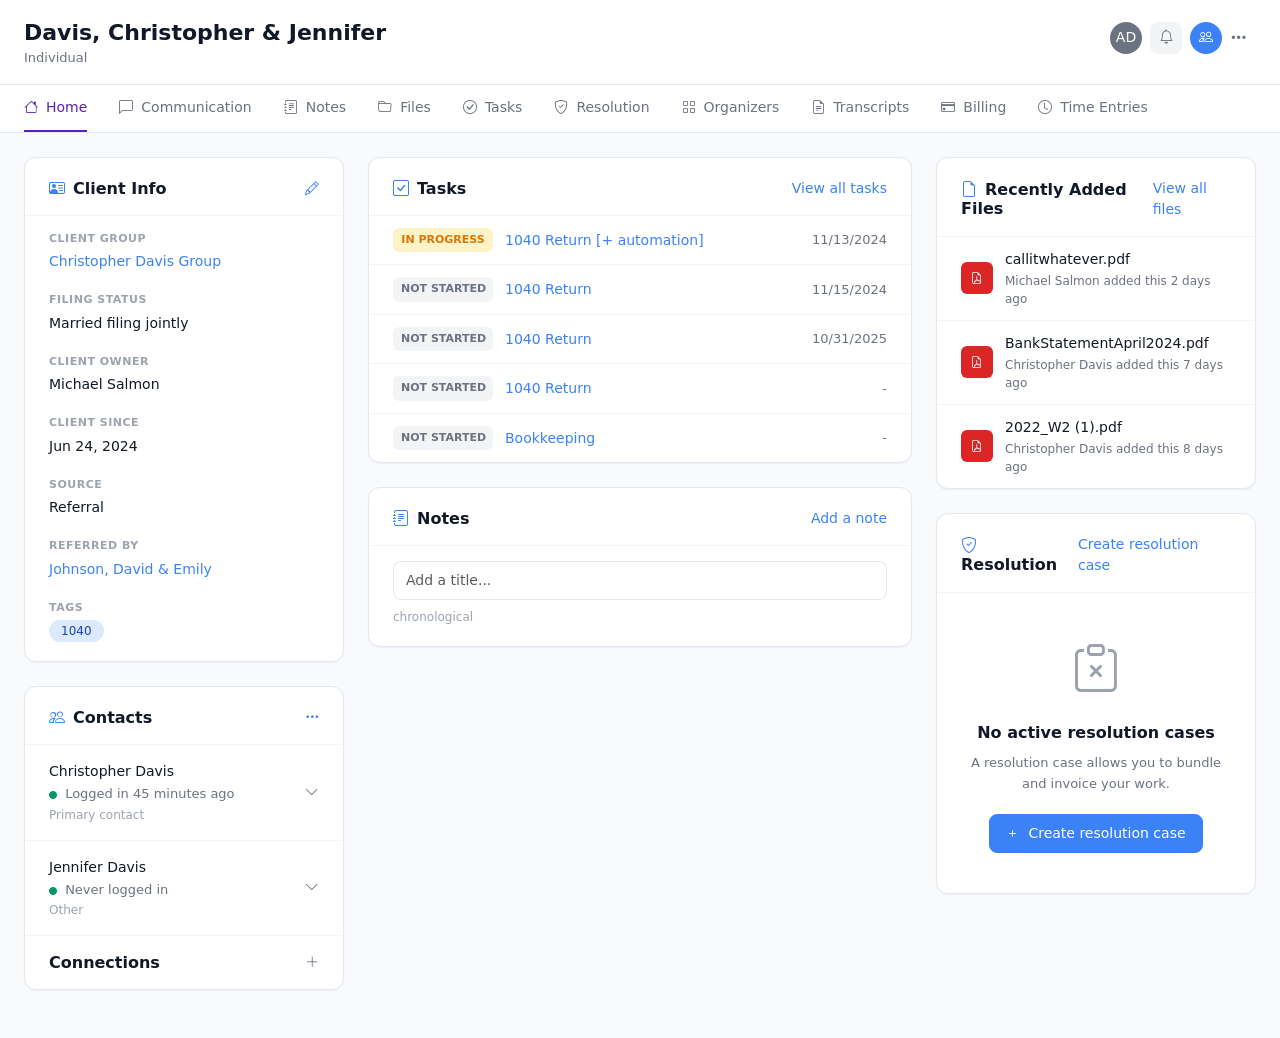
<file: TESTFOLDER/files.html>
<!DOCTYPE html>
<html lang="en">
<head>
    <meta charset="UTF-8">
    <meta name="viewport" content="width=device-width, initial-scale=1.0">
    <title>Client Dashboard - Davis, Christopher & Jennifer</title>
    <!-- Bootstrap CSS -->
    <link href="https://cdn.jsdelivr.net/npm/bootstrap@5.3.2/dist/css/bootstrap.min.css" rel="stylesheet">
    <!-- Bootstrap Icons -->
    <link rel="stylesheet" href="https://cdn.jsdelivr.net/npm/bootstrap-icons@1.11.1/font/bootstrap-icons.css">
    
    <style>
        :root {
            --primary-blue: #3b82f6;
            --secondary-blue: #1e40af;
            --purple-accent: #5b21b6;
            --bg-light: #f8fafc;
            --bg-white: #ffffff;
            --text-dark: #111827;
            --text-medium: #374151;
            --text-light: #6b7280;
            --text-lighter: #9ca3af;
            --border-color: #e2e8f0;
            --shadow-sm: 0 1px 2px 0 rgb(0 0 0 / 0.05);
            --shadow-md: 0 4px 6px -1px rgb(0 0 0 / 0.1), 0 2px 4px -2px rgb(0 0 0 / 0.1);
        }

        * {
            margin: 0;
            padding: 0;
            box-sizing: border-box;
        }

        body {
            font-family: -apple-system, BlinkMacSystemFont, 'Inter', 'Segoe UI', system-ui, sans-serif;
            background-color: var(--bg-light);
            color: var(--text-medium);
            font-size: 14px;
            line-height: 1.5;
            overflow-x: hidden;
        }

        /* Header Styles */
        .header {
            background-color: var(--bg-white);
            padding: 20px 24px 16px 24px;
            border-bottom: 1px solid var(--border-color);
            box-shadow: var(--shadow-sm);
        }

        .header h1 {
            font-size: 22px;
            font-weight: 600;
            color: var(--text-dark);
            margin-bottom: 2px;
        }

        .header .subtitle {
            color: var(--text-light);
            font-size: 13px;
            font-weight: 400;
        }

        .header-actions .btn {
            border: none;
            padding: 8px;
            border-radius: 8px;
            margin-left: 8px;
            display: inline-flex;
            align-items: center;
            justify-content: center;
            transition: all 0.2s ease;
            text-shadow:none;
        }

        .profile-btn {
            width: 32px;
            height: 32px;
            background-color: var(--text-light);
            color: white;
            border-radius: 50% !important;
            font-size: 12px;
            font-weight: 600;
        }

        .notification-btn {
            width: 32px;
            height: 32px;
            background-color: #f3f4f6;
            border: 1px solid var(--border-color);
            color: var(--text-light);
        }

        .team-btn {
            width: 32px;
            height: 32px;
            background-color: var(--primary-blue);
            color: white;
            border-radius: 50% !important;
        }

        .more-btn {
            background: none;
            border: none;
            color: var(--text-light);
            font-size: 18px;
            padding: 4px 8px;
        }

        /* Radio Button Tab System */
        .tabs-container {
            position: relative;
            min-height: calc(100vh - 140px);
        }

        /* Hide all radio inputs */
        .tab-radio {
            display: none;
        }

        /* Navigation Tabs */
        .nav-tabs-container-1 {
            background-color: var(--bg-white);
            border-bottom: 1px solid var(--border-color);
            padding: 0 24px;
            overflow-x: auto;
        }

        .nav-tabs-custom {
            border: none;
            gap: 32px;
            display: flex;
            list-style: none;
            margin: 0;
            padding: 0;
        }

        .nav-tabs-custom .nav-link {
            border: none;
            padding: 12px 0;
            color: var(--text-light);
            font-size: 14px;
            font-weight: 500;
            white-space: nowrap;
            background: none;
            border-bottom: 2px solid transparent;
            border-radius: 0;
            text-decoration: none;
            cursor: pointer;
            transition: all 0.2s ease;
            display: flex;
            align-items: center;
        }

        .nav-tabs-custom .nav-link:hover {
            color: var(--text-medium);
            border-color: transparent;
            text-decoration: none;
        }



        /* Simplified Active Tab Styling */
        #tab-home:checked ~ .nav-tabs-container-1 label[for="tab-home"],
        #tab-communication:checked ~ .nav-tabs-container-1 label[for="tab-communication"],
        #tab-notes:checked ~ .nav-tabs-container-1 label[for="tab-notes"],
        #tab-files:checked ~ .nav-tabs-container-1 label[for="tab-files"],
        #tab-tasks:checked ~ .nav-tabs-container-1 label[for="tab-tasks"],
        #tab-resolution:checked ~ .nav-tabs-container-1 label[for="tab-resolution"],
        #tab-organizers:checked ~ .nav-tabs-container-1 label[for="tab-organizers"],
        #tab-transcripts:checked ~ .nav-tabs-container-1 label[for="tab-transcripts"],
        #tab-billing:checked ~ .nav-tabs-container-1 label[for="tab-billing"],
        #tab-time:checked ~ .nav-tabs-container-1 label[for="tab-time"] {
            color: var(--purple-accent);
            border-bottom-color: var(--purple-accent);
        }

        /* Tab Content - FIXED */
        .tab-content {
            position: absolute;
            top: 0;
            left: 0;
            right: 0;
            bottom: 0;
            background: var(--bg-light);
            padding: 0;
            display: none;
            min-height: calc(100vh - 140px);
        }

        /* Show content when radio is checked - FIXED */
        #tab-home:checked ~ .tabs-container .tab-content-home,
        #tab-communication:checked ~ .tabs-container .tab-content-communication,
        #tab-notes:checked ~ .tabs-container .tab-content-notes,
        #tab-files:checked ~ .tabs-container .tab-content-files,
        #tab-tasks:checked ~ .tabs-container .tab-content-tasks,
        #tab-resolution:checked ~ .tabs-container .tab-content-resolution,
        #tab-organizers:checked ~ .tabs-container .tab-content-organizers,
        #tab-transcripts:checked ~ .tabs-container .tab-content-transcripts,
        #tab-billing:checked ~ .tabs-container .tab-content-billing,
        #tab-time:checked ~ .tabs-container .tab-content-time {
            display: block;
        }

        /* Dashboard Layout */
        .dashboard-container {
            padding: 24px;
            max-width: 1400px;
            margin: 0 auto;
        }

        .dashboard-grid {
            display: grid;
            grid-template-columns: 320px 1fr 320px;
            gap: 24px;
            align-items: start;
        }

        /* Card Styles */
        .dashboard-card {
            background: var(--bg-white);
            border-radius: 12px;
            border: 1px solid var(--border-color);
            box-shadow: var(--shadow-sm);
            margin-bottom: 24px;
            overflow: hidden;
        }

        .card-header-custom {
            padding: 20px 24px 16px 24px;
            border-bottom: 1px solid #f3f4f6;
            display: flex;
            justify-content: space-between;
            align-items: center;
        }

        .card-title-custom {
            font-size: 16px;
            font-weight: 600;
            color: var(--text-dark);
            margin: 0;
        }

        .card-action {
            color: var(--primary-blue);
            text-decoration: none;
            font-size: 14px;
            font-weight: 500;
            display: flex;
            align-items: center;
            gap: 4px;
            cursor: pointer;
        }

        .card-action:hover {
            text-decoration: underline;
            color: var(--secondary-blue);
        }

        .card-content-custom {
            padding: 0 24px 20px 24px;
            margin-top: 15px;
        }

        /* Info Items */
        .info-item {
            margin-bottom: 20px;
        }

        .info-item:last-child {
            margin-bottom: 0;
        }

        .info-label {
            font-size: 11px;
            font-weight: 600;
            color: var(--text-lighter);
            text-transform: uppercase;
            letter-spacing: 0.5px;
            margin-bottom: 4px;
        }

        .info-value {
            color: var(--text-dark);
            font-size: 14px;
            font-weight: 500;
        }

        .info-value.link {
            color: var(--primary-blue);
            text-decoration: none;
            cursor: pointer;
        }

        .info-value.link:hover {
            text-decoration: underline;
        }

        .badge-custom {
            background-color: #dbeafe;
            color: var(--secondary-blue);
            padding: 4px 12px;
            border-radius: 16px;
            font-size: 12px;
            font-weight: 500;
        }

        /* Contact Items */
        .contact-item {
            padding: 16px 24px;
            border-bottom: 1px solid #f3f4f6;
            display: flex;
            align-items: center;
            justify-content: space-between;
        }

        .contact-item:last-child {
            border-bottom: none;
        }

        .contact-name {
            font-size: 14px;
            font-weight: 500;
            color: var(--text-dark);
            margin-bottom: 2px;
        }

        .contact-status {
            font-size: 13px;
            color: var(--text-light);
            margin-bottom: 2px;
        }

        .contact-role {
            font-size: 12px;
            color: var(--text-lighter);
        }

        /* Task Items */
        .task-item {
            padding: 12px 24px;
            border-bottom: 1px solid #f3f4f6;
            display: grid;
            grid-template-columns: 100px 1fr 100px;
            gap: 12px;
            align-items: center;
        }

        .task-item:last-child {
            border-bottom: none;
        }

        .task-status {
            font-size: 11px;
            font-weight: 600;
            padding: 4px 8px;
            border-radius: 6px;
            text-align: center;
            white-space: nowrap;
            text-transform: uppercase;
        }

        .status-progress {
            background-color: #fef3c7;
            color: #d97706;
        }

        .status-not-started {
            background-color: #f3f4f6;
            color: var(--text-light);
        }

        .task-title {
            color: var(--primary-blue);
            text-decoration: none;
            font-size: 14px;
            font-weight: 500;
        }

        .task-title:hover {
            text-decoration: underline;
            color: var(--secondary-blue);
        }

        .task-date {
            color: var(--text-light);
            font-size: 13px;
            text-align: right;
        }

        /* File Items */
        .file-item {
            padding: 12px 24px;
            border-bottom: 1px solid #f3f4f6;
            display: flex;
            align-items: center;
            gap: 12px;
        }

        .file-item:last-child {
            border-bottom: none;
        }

        .file-icon {
            width: 32px;
            height: 32px;
            background-color: #dc2626;
            border-radius: 6px;
            display: flex;
            align-items: center;
            justify-content: center;
            color: white;
            font-size: 12px;
            font-weight: 700;
            flex-shrink: 0;
        }

        .file-name {
            font-size: 14px;
            font-weight: 500;
            color: var(--text-dark);
            margin-bottom: 2px;
        }

        .file-meta {
            font-size: 12px;
            color: var(--text-light);
        }

        /* Notes Section */
        .notes-section {
            padding: 0 24px 20px 24px;
            margin-top: 15px;
        }

        .notes-input {
            width: 100%;
            padding: 10px 12px;
            border: 1px solid #d1d5db;
            border-radius: 8px;
            font-size: 13px;
            background-color: #f8fafc;
            margin-bottom: 8px;
        }

        .notes-order {
            font-size: 12px;
            color: var(--text-lighter);
        }

        /* Empty State */
        .empty-state {
            padding: 40px 24px;
            text-align: center;
        }

        .empty-icon {
            font-size: 48px;
            color: var(--text-lighter);
            margin-bottom: 16px;
        }

        .empty-title {
            font-size: 16px;
            font-weight: 600;
            color: var(--text-dark);
            margin-bottom: 8px;
        }

        .empty-description {
            font-size: 13px;
            color: var(--text-light);
            margin-bottom: 20px;
            line-height: 1.6;
        }

        /* Communication Module */
        .communication-container {
            padding: 24px;
            background-color: var(--bg-light);
            min-height: calc(100vh - 140px);
        }

        .communication-header {
            display: flex;
            justify-content: space-between;
            align-items: center;
            margin-bottom: 32px;
        }

        .page-title {
            font-size: 28px;
            font-weight: 700;
            color: var(--text-dark);
        }

        .email-section {
            background: var(--bg-white);
            border-radius: 12px;
            border: 1px solid var(--border-color);
            box-shadow: var(--shadow-md);
            overflow: hidden;
            max-width: 1200px;
        }

        .email-header {
            padding: 20px 24px;
            border-bottom: 1px solid var(--border-color);
            background: var(--bg-white);
        }

        .email-section-title {
            font-size: 18px;
            font-weight: 600;
            color: var(--text-dark);
        }

        .email-thread {
            padding: 24px;
            border-bottom: 1px solid var(--border-color);
        }

        .email-meta {
            display: flex;
            justify-content: space-between;
            align-items: flex-start;
            margin-bottom: 16px;
        }

        .email-meta-left {
            display: flex;
            align-items: center;
            gap: 8px;
        }

        .email-reply-info {
            color: var(--text-light);
            font-size: 13px;
            display: flex;
            align-items: center;
            gap: 6px;
        }

        .email-timestamp {
            color: var(--text-light);
            font-size: 12px;
            font-weight: 500;
        }

        .email-subject {
            font-size: 18px;
            font-weight: 600;
            color: var(--text-dark);
            margin-bottom: 16px;
        }

        .email-body {
            color: var(--text-medium);
            font-size: 14px;
            line-height: 1.7;
        }

        .email-body p {
            margin-bottom: 12px;
        }

        .email-actions {
            padding: 16px 24px;
            display: flex;
            gap: 12px;
            background-color: #f8fafc;
        }

        .email-action-btn {
            background: none;
            border: 1px solid var(--border-color);
            color: var(--text-light);
            padding: 8px 12px;
            border-radius: 8px;
            display: flex;
            align-items: center;
            justify-content: center;
            transition: all 0.2s ease;
            text-decoration: none;
        }

        .email-action-btn:hover {
            background-color: var(--bg-white);
            color: var(--primary-blue);
            border-color: var(--primary-blue);
            text-decoration: none;
        }

        /* Files Module */
        .files-container {
            padding: 24px;
            background-color: var(--bg-light);
            min-height: calc(100vh - 140px);
        }

        .files-header {
            display: flex;
            justify-content: space-between;
            align-items: center;
            margin-bottom: 24px;
        }

        .breadcrumb-nav {
            font-size: 14px;
            color: var(--text-light);
            margin-bottom: 16px;
        }

        .breadcrumb-separator {
            margin: 0 8px;
            color: var(--text-lighter);
        }

        .files-layout {
            display: grid;
            grid-template-columns: 300px 1fr;
            gap: 24px;
            max-width: 1400px;
            margin: 0 auto;
        }

        /* CLEAN Files Sidebar - Original Design Style */
        .files-sidebar {
            background: var(--bg-white);
            border-radius: 12px;
            border: 1px solid var(--border-color);
            box-shadow: var(--shadow-sm);
            height: fit-content;
        }

        .folder-tree {
            padding: 16px 0;
        }

        /* Clean Folder Structure */
        .folder-item {
            display: block;
            position: relative;
        }

        /* Hide checkbox completely */
        .folder-toggle-input {
            display: none;
        }

        /* Clean folder toggle styling */
        .folder-toggle {
            display: flex;
            align-items: center;
            padding: 10px 16px;
            cursor: pointer;
            color: var(--text-medium);
            font-size: 14px;
            font-weight: 500;
            border-bottom: 1px solid #f8fafc;
            transition: all 0.2s ease;
            user-select: none;
        }

        .folder-toggle:hover {
            background-color: #f8fafc;
        }

        .folder-toggle.selected {
            background-color: #dbeafe;
            color: var(--secondary-blue);
            border-left: 3px solid var(--primary-blue);
        }

        /* Clean folder icon */
        .folder-toggle i {
            margin-right: 8px;
            color: var(--text-light);
            font-size: 16px;
        }

        .folder-toggle.selected i {
            color: var(--primary-blue);
        }

        /* Folder Count Badge */
        .folder-count {
            margin-left: auto;
            color: var(--text-lighter);
            font-size: 12px;
            background-color: #f3f4f6;
            padding: 2px 6px;
            border-radius: 10px;
        }

        /* Nested folder indentation */
        .folder-item.subfolder .folder-toggle {
            padding-left: 32px;
        }

        .folder-item.sub-subfolder .folder-toggle {
            padding-left: 48px;
        }

        /* Expandable folder children - hidden by default */
        .folder-children {
            max-height: 0;
            overflow: hidden;
            transition: max-height 0.3s ease;
        }

        /* Show children when parent checkbox is checked */
        .folder-toggle-input:checked ~ .folder-children {
            max-height: 500px;
        }

        /* Files Main Panel */
        .files-toolbar {
            display: flex;
            justify-content: space-between;
            align-items: center;
            margin-bottom: 16px;
            padding: 16px 20px;
            background: var(--bg-white);
            border-radius: 12px;
            border: 1px solid var(--border-color);
            box-shadow: var(--shadow-sm);
        }

        .toolbar-left {
            display: flex;
            align-items: center;
            gap: 16px;
        }

        .toolbar-icon {
            color: var(--text-light);
            font-size: 18px;
            cursor: pointer;
            padding: 8px;
            border-radius: 8px;
            transition: all 0.2s ease;
            text-decoration: none;
        }

        .toolbar-icon:hover {
            background-color: #f1f5f9;
            color: var(--primary-blue);
            text-decoration: none;
        }

        .search-container {
            position: relative;
        }

        .search-input {
            width: 300px;
            padding: 10px 12px 10px 40px;
            border: 1px solid var(--border-color);
            border-radius: 8px;
            font-size: 14px;
            background-color: #f8fafc;
        }

        .search-icon {
            position: absolute;
            left: 12px;
            top: 50%;
            transform: translateY(-50%);
            color: var(--text-lighter);
            font-size: 16px;
        }

        /* Files Table */
        .files-table-container {
            background: var(--bg-white);
            border-radius: 12px;
            border: 1px solid var(--border-color);
            box-shadow: var(--shadow-md);
            overflow: hidden;
        }

        .table-custom {
            margin: 0;
            width: 100%;
            border-collapse: collapse;
        }

        .table-custom thead {
            background-color: #f8fafc;
        }

        .table-custom th {
            font-size: 13px;
            font-weight: 600;
            color: var(--text-medium);
            border-bottom: 1px solid var(--border-color);
            padding: 16px;
        }

        .table-custom td {
            padding: 16px;
            vertical-align: middle;
            font-size: 14px;
            color: var(--text-medium);
            border-bottom: 1px solid #f8fafc;
        }

        .table-custom tbody tr:hover {
            background-color: #f8fafc;
        }

        .file-name-cell {
            display: flex;
            align-items: center;
            gap: 12px;
        }

        .file-table-icon {
            width: 24px;
            height: 24px;
            display: flex;
            align-items: center;
            justify-content: center;
            border-radius: 6px;
            font-size: 10px;
            font-weight: 600;
            flex-shrink: 0;
        }

        .file-table-icon.pdf {
            background-color: #dc2626;
            color: white;
        }

        .file-name-text {
            font-weight: 500;
            color: var(--text-dark);
        }

        .files-footer {
            display: flex;
            justify-content: space-between;
            align-items: center;
            padding: 16px 20px;
            background-color: #f8fafc;
            border-top: 1px solid var(--border-color);
            font-size: 13px;
            color: var(--text-light);
        }

        .archived-files {
            display: flex;
            align-items: center;
            gap: 8px;
        }

        .pagination-custom {
            display: flex;
            align-items: center;
            gap: 16px;
        }

        /* Button Styles for non-JS environment */
        .btn {
            display: inline-block;
            padding: 8px 16px;
            font-weight: 500;
            text-align: center;
            vertical-align: middle;
            cursor: pointer;
            border: 1px solid transparent;
            border-radius: 8px;
            text-decoration: none;
            font-size: 14px;
            line-height: 1.5;
            transition: all 0.2s ease;
        }

        .btn-primary {
            color: white;
            background-color: var(--primary-blue);
            border-color: var(--primary-blue);
            text-shadow:none;
        }

        .btn-primary:hover {
            background-color: var(--secondary-blue);
            border-color: var(--secondary-blue);
            color: white;
            text-decoration: none;
        }

        .btn-outline-secondary {
            color: var(--text-medium);
            background-color: transparent;
            border-color: var(--border-color);
        }

        .btn-outline-secondary:hover {
            color: var(--text-dark);
            background-color: #f8fafc;
            border-color: var(--border-color);
            text-decoration: none;
        }

        .btn-sm {
            padding: 6px 12px;
            font-size: 13px;
        }

        .btn-link {
            color: var(--primary-blue);
            text-decoration: none;
            background-color: transparent;
            border: none;
        }

        .btn-link:hover {
            color: var(--secondary-blue);
            text-decoration: underline;
        }

        /* Form Controls */
        .form-control {
            display: block;
            width: 100%;
            padding: 8px 12px;
            font-size: 14px;
            line-height: 1.5;
            color: var(--text-dark);
            background-color: var(--bg-white);
            border: 1px solid var(--border-color);
            border-radius: 8px;
        }

        .form-control:focus {
            outline: none;
            border-color: var(--primary-blue);
            box-shadow: 0 0 0 2px rgba(59, 130, 246, 0.1);
        }

        .form-check {
            display: block;
            min-height: 1.5rem;
            padding-left: 1.5em;
            margin-bottom: 0.125rem;
        }

        .form-check-input {
            width: 1em;
            height: 1em;
            margin-top: 0.25em;
            margin-left: -1.5em;
            vertical-align: top;
            background-color: var(--bg-white);
            border: 1px solid var(--border-color);
            border-radius: 0.25em;
        }

        /* Utility Classes */
        .d-flex {
            display: flex !important;
        }

        .justify-content-between {
            justify-content: space-between !important;
        }

        .align-items-center {
            align-items: center !important;
        }

        .align-items-start {
            align-items: flex-start !important;
        }

        .me-1 { margin-right: 0.25rem !important; }
        .me-2 { margin-right: 0.5rem !important; }
        .me-3 { margin-right: 1rem !important; }
        .ms-1 { margin-left: 0.25rem !important; }
        .ms-3 { margin-left: 1rem !important; }
        .mb-0 { margin-bottom: 0 !important; }
        .p-0 { padding: 0 !important; }

        .text-center { text-align: center !important; }
        .text-muted { color: var(--text-light) !important; }
        .text-success { color: #059669 !important; }
        .text-primary { color: var(--primary-blue) !important; }

        .gap-2 { gap: 0.5rem !important; }

        /* Responsive Design */
        @media (max-width: 1200px) {
            .dashboard-grid {
                grid-template-columns: 1fr 1fr;
            }
            
            .files-layout {
                grid-template-columns: 250px 1fr;
            }
        }

        @media (max-width: 768px) {
            .header {
                padding: 16px 20px 12px 20px;
            }

            .nav-tabs-container-1 {
                padding: 0 20px;
                top: 76px;
            }

            .dashboard-grid {
                grid-template-columns: 1fr;
            }
            
            .files-layout {
                grid-template-columns: 1fr;
            }
            
            .files-sidebar {
                margin-bottom: 16px;
            }
            
            .dashboard-container,
            .communication-container,
            .files-container {
                padding: 16px;
            }

            .nav-tabs-custom {
                flex-wrap: nowrap;
                overflow-x: auto;
            }

            .search-input {
                width: 200px;
            }
        }
    </style>
</head>
<body>
    <!-- Tab Radio Inputs -->
    <input type="radio" id="tab-home" name="tab-group" class="tab-radio" checked>
    <input type="radio" id="tab-communication" name="tab-group" class="tab-radio">
    <input type="radio" id="tab-notes" name="tab-group" class="tab-radio">
    <input type="radio" id="tab-files" name="tab-group" class="tab-radio">
    <input type="radio" id="tab-tasks" name="tab-group" class="tab-radio">
    <input type="radio" id="tab-resolution" name="tab-group" class="tab-radio">
    <input type="radio" id="tab-organizers" name="tab-group" class="tab-radio">
    <input type="radio" id="tab-transcripts" name="tab-group" class="tab-radio">
    <input type="radio" id="tab-billing" name="tab-group" class="tab-radio">
    <input type="radio" id="tab-time" name="tab-group" class="tab-radio">

    <!-- Header -->
    <header class="header d-flex justify-content-between align-items-start">
        <div>
            <h1>Davis, Christopher & Jennifer</h1>
            <div class="subtitle">Individual</div>
        </div>
        <div class="header-actions d-flex align-items-center">
            <div class="btn profile-btn">AD</div>
            <div class="btn notification-btn">
                <i class="bi bi-bell"></i>
            </div>
            <div class="btn team-btn">
                <i class="bi bi-people"></i>
            </div>
            <div class="more-btn">
                <i class="bi bi-three-dots"></i>
            </div>
        </div>
    </header>

    <!-- Navigation Tabs -->
    <div class="nav-tabs-container-1">
        <ul class="nav-tabs-custom">
            <li class="nav-item">
                <label class="nav-link" for="tab-home">
                    <i class="bi bi-house me-2"></i>Home
                </label>
            </li>
            <li class="nav-item">
                <label class="nav-link" for="tab-communication">
                    <i class="bi bi-chat-left me-2"></i>Communication
                </label>
            </li>
            <li class="nav-item">
                <label class="nav-link" for="tab-notes">
                    <i class="bi bi-journal-text me-2"></i>Notes
                </label>
            </li>
            <li class="nav-item">
                <label class="nav-link" for="tab-files">
                    <i class="bi bi-folder me-2"></i>Files
                </label>
            </li>
            <li class="nav-item">
                <label class="nav-link" for="tab-tasks">
                    <i class="bi bi-check-circle me-2"></i>Tasks
                </label>
            </li>
            <li class="nav-item">
                <label class="nav-link" for="tab-resolution">
                    <i class="bi bi-shield-check me-2"></i>Resolution
                </label>
            </li>
            <li class="nav-item">
                <label class="nav-link" for="tab-organizers">
                    <i class="bi bi-grid me-2"></i>Organizers
                </label>
            </li>
            <li class="nav-item">
                <label class="nav-link" for="tab-transcripts">
                    <i class="bi bi-file-earmark-text me-2"></i>Transcripts
                </label>
            </li>
            <li class="nav-item">
                <label class="nav-link" for="tab-billing">
                    <i class="bi bi-credit-card me-2"></i>Billing
                </label>
            </li>
            <li class="nav-item">
                <label class="nav-link" for="tab-time">
                    <i class="bi bi-clock me-2"></i>Time Entries
                </label>
            </li>
        </ul>
    </div>

    <!-- Tabs Container -->
    <div class="tabs-container">
        <!-- Home Tab Content -->
        <div class="tab-content tab-content-home">
            <div class="dashboard-container">
                <div class="dashboard-grid">
                    <!-- Left Column -->
                    <div class="left-column">
                        <!-- Client Info Card -->
                        <div class="dashboard-card">
                            <div class="card-header-custom">
                                <h3 class="card-title-custom">
                                    <i class="bi bi-person-vcard me-2 text-primary"></i>Client Info
                                </h3>
                                <a href="#" class="card-action">
                                    <i class="bi bi-pencil"></i>
                                </a>
                            </div>
                            <div class="card-content-custom">
                                <div class="info-item">
                                    <div class="info-label">Client Group</div>
                                    <div class="info-value link">Christopher Davis Group</div>
                                </div>
                                <div class="info-item">
                                    <div class="info-label">Filing Status</div>
                                    <div class="info-value">Married filing jointly</div>
                                </div>
                                <div class="info-item">
                                                                        <div class="info-label">Client Owner</div>
                                    <div class="info-value">Michael Salmon</div>
                                </div>
                                <div class="info-item">
                                    <div class="info-label">Client Since</div>
                                    <div class="info-value">Jun 24, 2024</div>
                                </div>
                                <div class="info-item">
                                    <div class="info-label">Source</div>
                                    <div class="info-value">Referral</div>
                                </div>
                                <div class="info-item">
                                    <div class="info-label">Referred By</div>
                                    <div class="info-value link">Johnson, David & Emily</div>
                                </div>
                                <div class="info-item">
                                    <div class="info-label">Tags</div>
                                    <div class="info-value">
                                        <span class="badge-custom">1040</span>
                                    </div>
                                </div>
                            </div>
                        </div>

                        <!-- Contacts Card -->
                        <div class="dashboard-card">
                            <div class="card-header-custom">
                                <h3 class="card-title-custom">
                                    <i class="bi bi-people me-2 text-primary"></i>Contacts
                                </h3>
                                <a href="#" class="card-action">
                                    <i class="bi bi-three-dots"></i>
                                </a>
                            </div>
                            <div class="contact-item">
                                <div class="contact-info">
                                    <div class="contact-name">Christopher Davis</div>
                                    <div class="contact-status">
                                        <i class="bi bi-circle-fill text-success me-1" style="font-size: 8px;"></i>
                                        Logged in 45 minutes ago
                                    </div>
                                    <div class="contact-role">Primary contact</div>
                                </div>
                                <i class="bi bi-chevron-down text-muted"></i>
                            </div>
                            <div class="contact-item">
                                <div class="contact-info">
                                    <div class="contact-name">Jennifer Davis</div>
                                    <div class="contact-status">
                                        <i class="bi bi-circle-fill text-success me-1" style="font-size: 8px;"></i>
                                        Never logged in
                                    </div>
                                    <div class="contact-role">Other</div>
                                </div>
                                <i class="bi bi-chevron-down text-muted"></i>
                            </div>
                            <div class="contact-item">
                                <div class="contact-info">
                                    <h5 class="card-title-custom mb-0">Connections</h5>
                                </div>
                                <a href="#" class="btn btn-link p-0">
                                    <i class="bi bi-plus-lg text-muted"></i>
                                </a>
                            </div>
                        </div>
                    </div>

                    <!-- Middle Column -->
                    <div class="middle-column">
                        <!-- Tasks Card -->
                        <div class="dashboard-card">
                            <div class="card-header-custom">
                                <h3 class="card-title-custom">
                                    <i class="bi bi-check-square me-2 text-primary"></i>Tasks
                                </h3>
                                <label for="tab-tasks" class="card-action">View all tasks</label>
                            </div>
                            <div class="task-item">
                                <span class="task-status status-progress">In Progress</span>
                                <a href="#" class="task-title">1040 Return [+ automation]</a>
                                <div class="task-date">11/13/2024</div>
                            </div>
                            <div class="task-item">
                                <span class="task-status status-not-started">Not Started</span>
                                <a href="#" class="task-title">1040 Return</a>
                                <div class="task-date">11/15/2024</div>
                            </div>
                            <div class="task-item">
                                <span class="task-status status-not-started">Not Started</span>
                                <a href="#" class="task-title">1040 Return</a>
                                <div class="task-date">10/31/2025</div>
                            </div>
                            <div class="task-item">
                                <span class="task-status status-not-started">Not Started</span>
                                <a href="#" class="task-title">1040 Return</a>
                                <div class="task-date">-</div>
                            </div>
                            <div class="task-item">
                                <span class="task-status status-not-started">Not Started</span>
                                <a href="#" class="task-title">Bookkeeping</a>
                                <div class="task-date">-</div>
                            </div>
                        </div>

                        <!-- Notes Card -->
                        <div class="dashboard-card">
                            <div class="card-header-custom">
                                <h3 class="card-title-custom">
                                    <i class="bi bi-journal-text me-2 text-primary"></i>Notes
                                </h3>
                                <label for="tab-notes" class="card-action">Add a note</label>
                            </div>
                            <div class="notes-section">
                                <input type="text" class="notes-input form-control" placeholder="Add a title...">
                                <div class="notes-order">chronological</div>
                            </div>
                        </div>
                    </div>

                    <!-- Right Column -->
                    <div class="right-column">
                        <!-- Recently Added Files Card -->
                        <div class="dashboard-card">
                            <div class="card-header-custom">
                                <h3 class="card-title-custom">
                                    <i class="bi bi-file-earmark me-2 text-primary"></i>Recently Added Files
                                </h3>
                                <label for="tab-files" class="card-action">View all files</label>
                            </div>
                            <div class="file-item">
                                <div class="file-icon">
                                    <i class="bi bi-file-earmark-pdf"></i>
                                </div>
                                <div class="file-info">
                                    <div class="file-name">callitwhatever.pdf</div>
                                    <div class="file-meta">Michael Salmon added this 2 days ago</div>
                                </div>
                            </div>
                            <div class="file-item">
                                <div class="file-icon">
                                    <i class="bi bi-file-earmark-pdf"></i>
                                </div>
                                <div class="file-info">
                                    <div class="file-name">BankStatementApril2024.pdf</div>
                                    <div class="file-meta">Christopher Davis added this 7 days ago</div>
                                </div>
                            </div>
                            <div class="file-item">
                                <div class="file-icon">
                                    <i class="bi bi-file-earmark-pdf"></i>
                                </div>
                                <div class="file-info">
                                    <div class="file-name">2022_W2 (1).pdf</div>
                                    <div class="file-meta">Christopher Davis added this 8 days ago</div>
                                </div>
                            </div>
                        </div>

                        <!-- Resolution Cases Card -->
                        <div class="dashboard-card">
                            <div class="card-header-custom">
                                <h3 class="card-title-custom">
                                    <i class="bi bi-shield-check me-2 text-primary"></i>Resolution
                                </h3>
                                <label for="tab-resolution" class="card-action">Create resolution case</label>
                            </div>
                            <div class="empty-state">
                                <div class="empty-icon">
                                    <i class="bi bi-clipboard-x"></i>
                                </div>
                                <div class="empty-title">No active resolution cases</div>
                                <div class="empty-description">
                                    A resolution case allows you to bundle and invoice your work.
                                </div>
                                <label for="tab-resolution" class="btn btn-primary">
                                    <i class="bi bi-plus me-2"></i>Create resolution case
                                </label>
                            </div>
                        </div>
                    </div>
                </div>
            </div>
        </div>

        <!-- Communication Tab Content -->
        <div class="tab-content tab-content-communication">
            <div class="communication-container">
                <div class="communication-header">
                    <h1 class="page-title">
                        <i class="bi bi-chat-left me-3"></i>Communication
                    </h1>
                    <a href="#" class="btn btn-primary">
                        <i class="bi bi-plus me-2"></i>New email
                    </a>
                </div>

                <div class="email-section">
                    <div class="email-header">
                        <h2 class="email-section-title">
                            <i class="bi bi-envelope me-2"></i>Email
                        </h2>
                    </div>

                    <div class="email-thread">
                        <div class="email-meta">
                            <div class="email-meta-left">
                                <i class="bi bi-envelope text-primary me-2"></i>
                                <span class="email-reply-info">
                                    <i class="bi bi-info-circle me-1"></i>
                                    You replied to Chris.
                                </span>
                            </div>
                            <div class="email-timestamp">Oct 30, 9:56AM</div>
                        </div>
                        
                        <div class="email-subject">(2) Re: Tax Question</div>
                        
                        <div class="email-body">
                            <p>Hi Chris,</p>
                            <p>Thank you for reaching out. I appreciate your proactive approach in managing your tax-related matters. Wednesday works for me, let's plan to connect then to discuss your tax questions.</p>
                            <p>Best regards,<br>
                            Michael Salmon</p>
                        </div>
                    </div>
                    
                    <div class="email-actions">
                        <a href="#" class="email-action-btn" title="Reply">
                            <i class="bi bi-reply"></i>
                        </a>
                        <a href="#" class="email-action-btn" title="Forward">
                            <i class="bi bi-arrow-right"></i>
                        </a>
                    </div>
                </div>
            </div>
        </div>

        <!-- Notes Tab Content -->
        <div class="tab-content tab-content-notes">
            <div class="communication-container">
                <div class="communication-header">
                    <h1 class="page-title">
                        <i class="bi bi-journal-text me-3"></i>Notes
                    </h1>
                    <a href="#" class="btn btn-primary">
                        <i class="bi bi-plus me-2"></i>Add Note
                    </a>
                </div>
                <div class="empty-state">
                    <div class="empty-icon">
                        <i class="bi bi-journal-x"></i>
                    </div>
                    <div class="empty-title">No notes available</div>
                    <div class="empty-description">
                        Create your first note to keep track of important information and updates.
                    </div>
                    <a href="#" class="btn btn-primary">
                        <i class="bi bi-plus me-2"></i>Create Note
                    </a>
                </div>
            </div>
        </div>

        <!-- Files Tab Content -->
        <div class="tab-content tab-content-files">
            <div class="files-container">
                <div class="files-header">
                    <div>
                        <h1 class="page-title">
                            <i class="bi bi-folder me-3"></i>Davis, Christopher & Jennifer
                        </h1>
                        <div class="breadcrumb-nav">
                            <span>Davis, Christopher & Jennifer</span>
                            <span class="breadcrumb-separator">›</span>
                            <span>Tax Return</span>
                        </div>
                    </div>
                    <div>
                        <a href="#" class="btn btn-primary">
                            <i class="bi bi-plus me-2"></i>Add
                        </a>
                    </div>
                </div>

                <div class="files-layout">
                    <!-- Clean Original Design Files Sidebar -->
                    <div class="files-sidebar">
                        <div class="folder-tree">
                            <!-- Root Folder with Working Expand/Collapse -->
                            <div class="folder-item">
                                <input type="checkbox" id="toggle-root" class="folder-toggle-input" checked>
                                <label for="toggle-root" class="folder-toggle">
                                    <i class="bi bi-folder"></i>
                                    <span>Davis, Christopher & Jennifer</span>
                                </label>
                                <div class="folder-children">
                                    
                                    <!-- 202X Folder -->
                                    <div class="folder-item subfolder">
                                        <input type="checkbox" id="toggle-202x" class="folder-toggle-input">
                                        <label for="toggle-202x" class="folder-toggle">
                                            <i class="bi bi-folder"></i>
                                            <span>202X</span>
                                        </label>
                                        <div class="folder-children">
                                            <div class="folder-item sub-subfolder">
                                                <div class="folder-toggle">
                                                    <i class="bi bi-folder"></i>
                                                    <span>Q1 Documents</span>
                                                </div>
                                            </div>
                                            <div class="folder-item sub-subfolder">
                                                <div class="folder-toggle">
                                                    <i class="bi bi-folder"></i>
                                                    <span>Q2 Documents</span>
                                                </div>
                                            </div>
                                        </div>
                                    </div>

                                    <!-- K1s Folder -->
                                    <div class="folder-item subfolder">
                                        <div class="folder-toggle">
                                            <i class="bi bi-folder"></i>
                                            <span>K1s</span>
                                        </div>
                                    </div>

                                    <!-- Misc tax docs Folder -->
                                    <div class="folder-item subfolder">
                                        <div class="folder-toggle">
                                            <i class="bi bi-folder"></i>
                                            <span>Misc tax docs</span>
                                        </div>
                                    </div>

                                    <!-- Tax Organizer Folder -->
                                    <div class="folder-item subfolder">
                                        <div class="folder-toggle">
                                            <i class="bi bi-folder"></i>
                                            <span>Tax Organizer</span>
                                        </div>
                                    </div>

                                    <!-- Tax Return Folder (Selected/Active and Expanded) -->
                                    <div class="folder-item subfolder">
                                        <input type="checkbox" id="toggle-tax-return" class="folder-toggle-input" checked>
                                        <label for="toggle-tax-return" class="folder-toggle selected">
                                            <i class="bi bi-folder-fill"></i>
                                            <span>Tax Return</span>
                                            <span class="folder-count">2</span>
                                        </label>
                                        <div class="folder-children">
                                            
                                            <!-- Credits Folder -->
                                            <div class="folder-item sub-subfolder">
                                                <div class="folder-toggle">
                                                    <i class="bi bi-folder"></i>
                                                    <span>Credits</span>
                                                </div>
                                            </div>

                                            <!-- Engagement Letters Folder -->
                                            <div class="folder-item sub-subfolder">
                                                <div class="folder-toggle">
                                                    <i class="bi bi-folder"></i>
                                                    <span>Engagement Letters</span>
                                                </div>
                                            </div>

                                            <!-- Income Docs Folder -->
                                            <div class="folder-item sub-subfolder">
                                                <input type="checkbox" id="toggle-income-docs" class="folder-toggle-input">
                                                <label for="toggle-income-docs" class="folder-toggle">
                                                    <i class="bi bi-folder"></i>
                                                    <span>Income Docs</span>
                                                </label>
                                                <div class="folder-children">
                                                    <div class="folder-item" style="padding-left: 64px;">
                                                        <div class="folder-toggle">
                                                            <i class="bi bi-folder"></i>
                                                            <span>W2 Forms</span>
                                                        </div>
                                                    </div>
                                                    <div class="folder-item" style="padding-left: 64px;">
                                                        <div class="folder-toggle">
                                                            <i class="bi bi-folder"></i>
                                                            <span>1099 Forms</span>
                                                        </div>
                                                    </div>
                                                </div>
                                            </div>
                                        </div>
                                    </div>

                                    <!-- To Do Folder -->
                                    <div class="folder-item subfolder">
                                        <div class="folder-toggle">
                                            <i class="bi bi-folder"></i>
                                            <span>To Do</span>
                                        </div>
                                    </div>

                                    <!-- Wealth Mgmt Folder -->
                                    <div class="folder-item subfolder">
                                        <input type="checkbox" id="toggle-wealth-mgmt" class="folder-toggle-input">
                                        <label for="toggle-wealth-mgmt" class="folder-toggle">
                                            <i class="bi bi-folder"></i>
                                            <span>Wealth Mgmt</span>
                                        </label>
                                        <div class="folder-children">
                                            <div class="folder-item sub-subfolder">
                                                <div class="folder-toggle">
                                                    <i class="bi bi-folder"></i>
                                                    <span>Investment Reports</span>
                                                </div>
                                            </div>
                                            <div class="folder-item sub-subfolder">
                                                <div class="folder-toggle">
                                                    <i class="bi bi-folder"></i>
                                                    <span>Portfolio Analysis</span>
                                                </div>
                                            </div>
                                        </div>
                                    </div>

                                    <!-- Working Papers Folder -->
                                    <div class="folder-item subfolder">
                                        <div class="folder-toggle">
                                            <i class="bi bi-folder"></i>
                                            <span>Working Papers</span>
                                        </div>
                                    </div>

                                </div>
                            </div>
                        </div>
                    </div>

                    <!-- Files Main Panel -->
                    <div class="files-main">
                        <div class="files-toolbar">
                            <div class="toolbar-left">
                                <a href="#" class="toolbar-icon" title="Email"><i class="bi bi-envelope"></i></a>
                                <a href="#" class="toolbar-icon" title="Download"><i class="bi bi-download"></i></a>
                                <a href="#" class="toolbar-icon" title="Upload"><i class="bi bi-upload"></i></a>
                                <a href="#" class="toolbar-icon" title="Print"><i class="bi bi-printer"></i></a>
                                <div class="search-container">
                                    <i></i>
                                    <input type="text" class="search-input form-control" placeholder="Search your files">
                                </div>
                            </div>
                            <div class="toolbar-right">
                                <a href="#" class="toolbar-icon" title="Share"><i class="bi bi-people"></i></a>
                            </div>
                        </div>

                        <div class="files-table-container">
                            <table class="table-custom">
                                <thead>
                                    <tr>
                                        <th style="width: 40px;"></th>
                                        <th>Name <i class="bi bi-chevron-down"></i></th>
                                        <th style="width: 140px;">Date added</th>
                                        <th style="width: 180px;">Added by</th>
                                        <th style="width: 100px;">Visible</th>
                                        <th style="width: 40px;"></th>
                                    </tr>
                                </thead>
                                <tbody>
                                    <tr>
                                        <td>
                                            <div class="form-check">
                                                <input class="form-check-input" type="checkbox">
                                            </div>
                                        </td>
                                        <td class="file-name-cell">
                                            <div class="file-table-icon pdf">
                                                <i class="bi bi-file-earmark-pdf"></i>
                                            </div>
                                            <span class="file-name-text">BankStatementApril2024.pdf</span>
                                        </td>
                                        <td class="text-muted">10/30/2024</td>
                                        <td class="text-muted">Christopher Davis</td>
                                        <td class="text-center">
                                            <i class="bi bi-person text-muted"></i>
                                        </td>
                                        <td class="text-center">
                                            <a href="#" class="btn btn-link btn-sm">
                                                <i class="bi bi-three-dots-vertical"></i>
                                            </a>
                                        </td>
                                    </tr>
                                    <tr>
                                        <td>
                                            <div class="form-check">
                                                <input class="form-check-input" type="checkbox">
                                            </div>
                                        </td>
                                        <td class="file-name-cell">
                                            <div class="file-table-icon pdf">
                                                <i class="bi bi-file-earmark-pdf"></i>
                                            </div>
                                            <span class="file-name-text">callitwhatever.pdf</span>
                                        </td>
                                        <td class="text-muted">11/5/2024</td>
                                        <td class="text-muted">Michael Salmon (me)</td>
                                        <td class="text-center">
                                            <i class="bi bi-person text-muted"></i>
                                        </td>
                                        <td class="text-center">
                                            <a href="#" class="btn btn-link btn-sm">
                                                <i class="bi bi-three-dots-vertical"></i>
                                            </a>
                                        </td>
                                    </tr>
                                </tbody>
                            </table>
                            
                            <div class="files-footer">
                                <div class="archived-files">
                                    <i class="bi bi-archive me-2"></i>
                                    <span>Archived files</span>
                                </div>
                                <div class="pagination-custom">
                                    <a href="#" class="btn btn-link btn-sm" style="opacity: 0.5; pointer-events: none;">
                                        <i class="bi bi-chevron-left"></i>
                                    </a>
                                    <span class="fw-medium">1</span>
                                    <a href="#" class="btn btn-link btn-sm" style="opacity: 0.5; pointer-events: none;">
                                        <i class="bi bi-chevron-right"></i>
                                    </a>
                                    <a href="#" class="btn btn-outline-secondary btn-sm ms-3">
                                        50 <i class="bi bi-chevron-down ms-1"></i>
                                    </a>
                                </div>
                            </div>
                        </div>
                    </div>
                </div>
            </div>
        </div>

        <!-- Tasks Tab Content -->
        <div class="tab-content tab-content-tasks">
            <div class="communication-container">
                <div class="communication-header">
                    <h1 class="page-title">
                        <i class="bi bi-check-square me-3"></i>Tasks
                    </h1>
                    <a href="#" class="btn btn-primary">
                        <i class="bi bi-plus me-2"></i>New Task
                    </a>
                </div>
                
                <div class="dashboard-card">
                    <div class="card-header-custom">
                        <h3 class="card-title-custom">All Tasks</h3>
                        <div class="d-flex gap-2">
                            <a href="#" class="btn btn-sm btn-outline-secondary">
                                <i class="bi bi-funnel me-1"></i>Filter
                            </a>
                            <a href="#" class="btn btn-sm btn-outline-secondary">
                                <i class="bi bi-sort-down me-1"></i>Sort
                            </a>
                        </div>
                    </div>
                    <div class="task-item">
                        <span class="task-status status-progress">In Progress</span>
                        <a href="#" class="task-title">1040 Return [+ automation]</a>
                        <div class="task-date">11/13/2024</div>
                    </div>
                    <div class="task-item">
                        <span class="task-status status-not-started">Not Started</span>
                        <a href="#" class="task-title">1040 Return</a>
                        <div class="task-date">11/15/2024</div>
                    </div>
                    <div class="task-item">
                        <span class="task-status status-not-started">Not Started</span>
                        <a href="#" class="task-title">1040 Return</a>
                        <div class="task-date">10/31/2025</div>
                    </div>
                    <div class="task-item">
                        <span class="task-status status-not-started">Not Started</span>
                        <a href="#" class="task-title">Bookkeeping</a>
                        <div class="task-date">-</div>
                    </div>
                </div>
            </div>
        </div>

        <!-- Resolution Cases Tab Content -->
        <div class="tab-content tab-content-resolution">
            <div class="communication-container">
                <div class="communication-header">
                    <h1 class="page-title">
                        <i class="bi bi-shield-check me-3"></i>Resolution Cases
                    </h1>
                    <a href="#" class="btn btn-primary">
                        <i class="bi bi-plus me-2"></i>Create Case
                    </a>
                </div>
                <div class="empty-state">
                    <div class="empty-icon">
                        <i class="bi bi-clipboard-x"></i>
                    </div>
                    <div class="empty-title">No active resolution cases</div>
                    <div class="empty-description">
                        A resolution case allows you to bundle and invoice your work efficiently.
                    </div>
                    <a href="#" class="btn btn-primary">
                        <i class="bi bi-plus me-2"></i>Create Resolution Case
                    </a>
                </div>
            </div>
        </div>

        <!-- Organizers Tab Content -->
        <div class="tab-content tab-content-organizers">
            <div class="communication-container">
                <div class="communication-header">
                    <h1 class="page-title">
                        <i class="bi bi-grid me-3"></i>Organizers
                    </h1>
                    <a href="#" class="btn btn-primary">
                        <i class="bi bi-plus me-2"></i>New Organizer
                    </a>
                </div>
                <div class="empty-state">
                    <div class="empty-icon">
                        <i class="bi bi-grid-3x3"></i>
                    </div>
                    <div class="empty-title">No organizers available</div>
                    <div class="empty-description">
                        Tax organizers and questionnaires will appear here when available.
                    </div>
                </div>
            </div>
        </div>

        <!-- Transcripts Tab Content -->
        <div class="tab-content tab-content-transcripts">
            <div class="communication-container">
                <div class="communication-header">
                    <h1 class="page-title">
                        <i class="bi bi-file-earmark-text me-3"></i>Transcripts
                    </h1>
                    <a href="#" class="btn btn-primary">
                        <i class="bi bi-upload me-2"></i>Upload Transcript
                    </a>
                </div>
                <div class="empty-state">
                    <div class="empty-icon">
                        <i class="bi bi-mic"></i>
                    </div>
                    <div class="empty-title">No transcripts available</div>
                    <div class="empty-description">
                        Meeting transcripts and recordings will appear here after sessions.
                    </div>
                </div>
            </div>
        </div>

        <!-- Billing Tab Content -->
        <div class="tab-content tab-content-billing">
            <div class="communication-container">
                <div class="communication-header">
                    <h1 class="page-title">
                        <i class="bi bi-credit-card me-3"></i>Billing
                    </h1>
                    <a href="#" class="btn btn-primary">
                        <i class="bi bi-plus me-2"></i>New Invoice
                    </a>
                </div>
                <div class="empty-state">
                    <div class="empty-icon">
                        <i class="bi bi-receipt"></i>
                    </div>
                    <div class="empty-title">No billing information available</div>
                    <div class="empty-description">
                        Invoices and billing details will appear here when available.
                    </div>
                </div>
            </div>
        </div>

        <!-- Time Entries Tab Content -->
        <div class="tab-content tab-content-time">
            <div class="communication-container">
                <div class="communication-header">
                    <h1 class="page-title">
                        <i class="bi bi-clock me-3"></i>Time Entries
                    </h1>
                    <a href="#" class="btn btn-primary">
                        <i class="bi bi-plus me-2"></i>Add Time Entry
                    </a>
                </div>
                <div class="empty-state">
                    <div class="empty-icon">
                        <i class="bi bi-stopwatch"></i>
                    </div>
                    <div class="empty-title">No time entries available</div>
                    <div class="empty-description">
                        Time tracking information and entries will appear here.
                    </div>
                    <a href="#" class="btn btn-primary">
                        <i class="bi bi-play me-2"></i>Start Timer
                    </a>
                </div>
            </div>
        </div>
    </div>
</body>
</html>
</file>
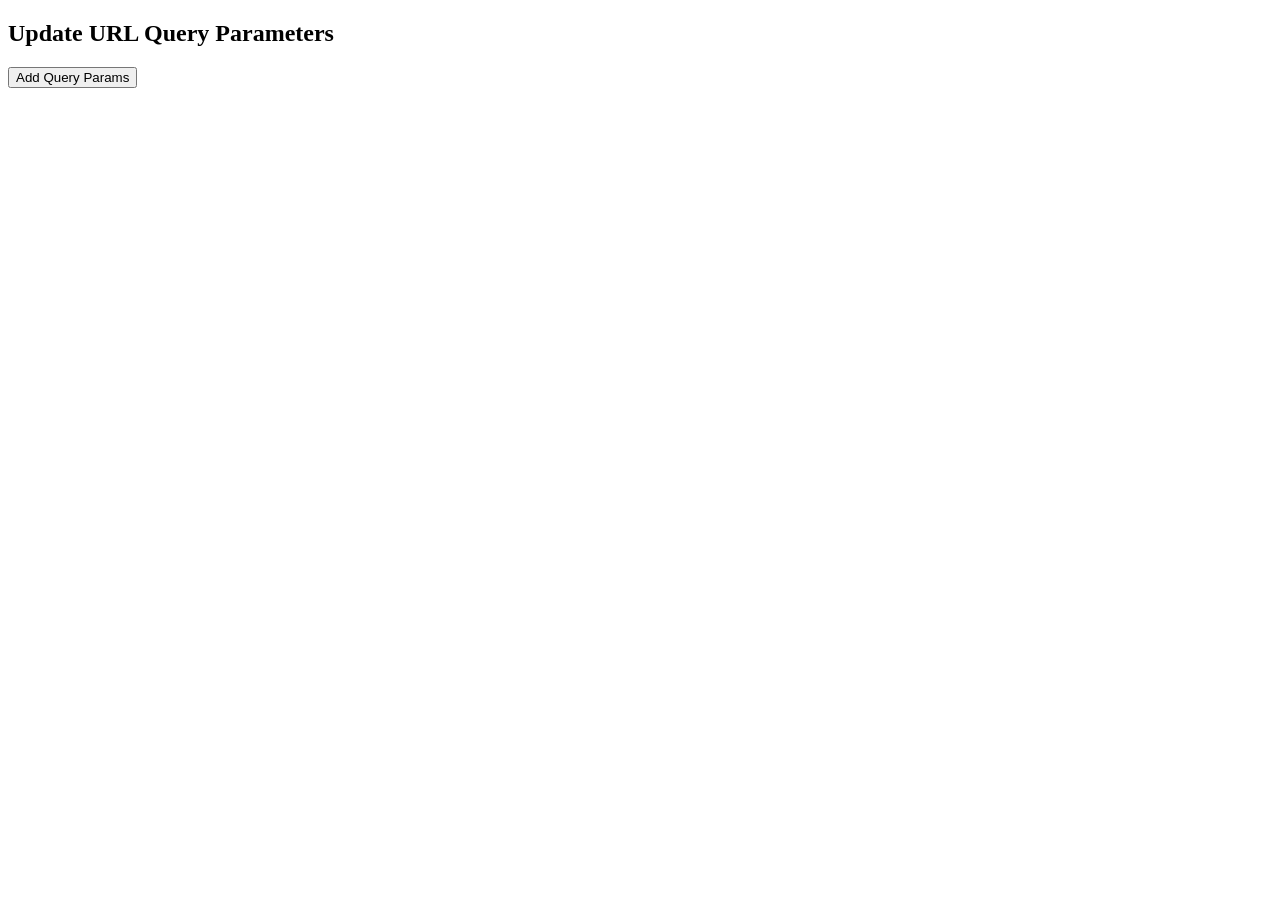
<file: TESTFOLDER/querryparam.html>
<!DOCTYPE html>
<html>
<head>
  <title>Add Query Params Without Reload</title>
</head>
<body>

  <h2>Update URL Query Parameters</h2>

  <button id="updateBtn">Add Query Params</button>


  <p id="output"></p>

  <script>
    document.getElementById("updateBtn").addEventListener("click", function () {
      
      // Create URL object from current URL
      const url = new URL(window.location);

      // Add or update query parameters
      url.searchParams.set("pid", "266830000003950399");

      // Update URL without refreshing page
      window.history.pushState({}, "", url);

    });
  </script>

</body>
</html>
</file>
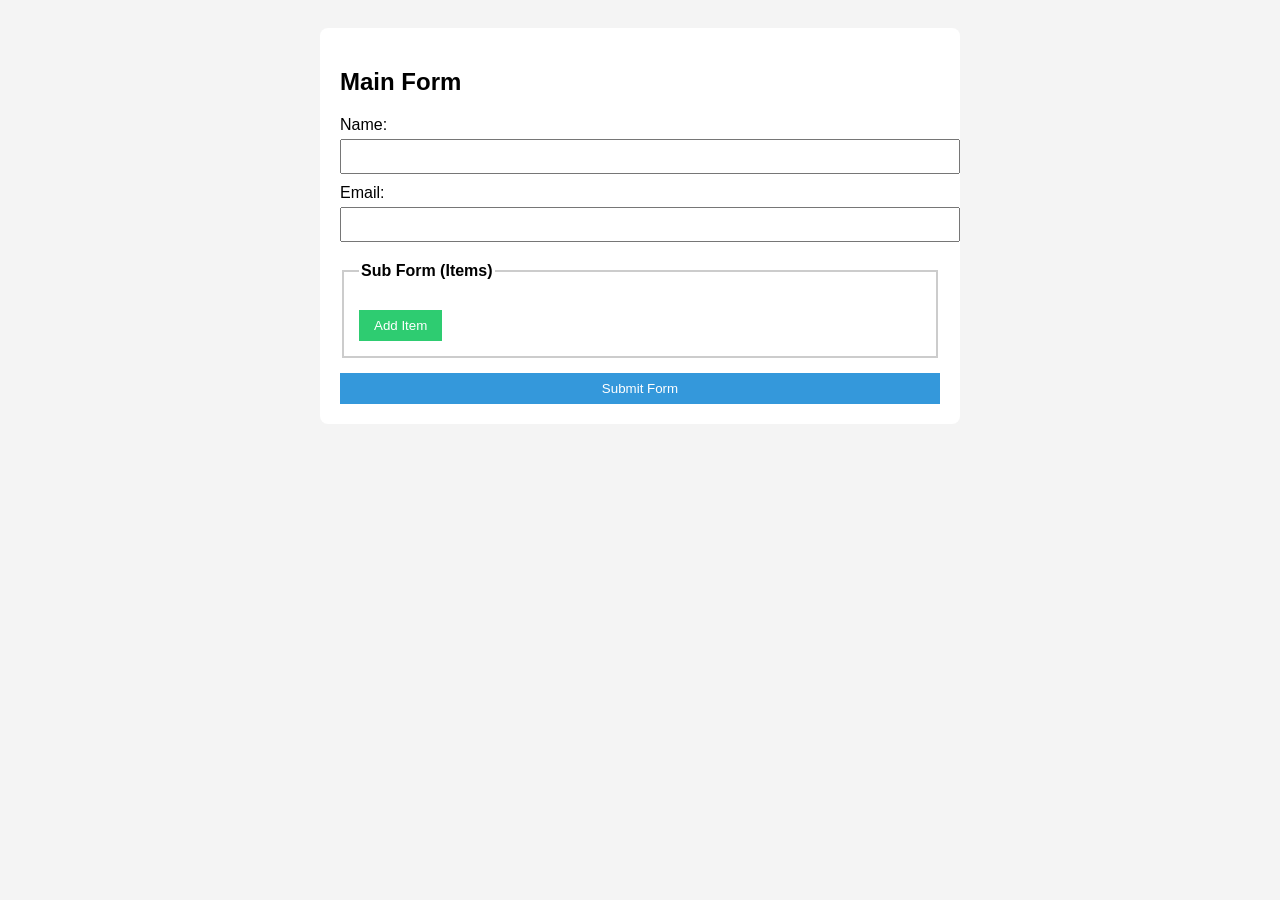
<file: TESTFOLDER/subform.html>
<!DOCTYPE html>
<html lang="en">
<head>
  <meta charset="UTF-8">
  <title>Form with Sub Form</title>

  <style>
    body {
      font-family: Arial, sans-serif;
      background: #f4f4f4;
      padding: 20px;
    }

    form {
      background: #fff;
      padding: 20px;
      max-width: 600px;
      margin: auto;
      border-radius: 8px;
    }

    label {
      display: block;
      margin-top: 10px;
    }

    input {
      width: 100%;
      padding: 8px;
      margin-top: 5px;
    }

    fieldset {
      border: 2px solid #ccc;
      margin-top: 20px;
      padding: 15px;
    }

    legend {
      font-weight: bold;
    }

    .sub-form {
      border: 1px dashed #999;
      padding: 10px;
      margin-top: 10px;
      border-radius: 5px;
    }

    button {
      margin-top: 15px;
      padding: 8px 15px;
      cursor: pointer;
    }

    .remove-btn {
      background: #e74c3c;
      color: white;
      border: none;
    }

    .add-btn {
      background: #2ecc71;
      color: white;
      border: none;
    }

    .submit-btn {
      background: #3498db;
      color: white;
      border: none;
      width: 100%;
    }
  </style>
</head>
<body>

  <form id="mainForm">
    <h2>Main Form</h2>

    <!-- Main form fields -->
    <label>
      Name:
      <input type="text" name="name" required>
    </label>

    <label>
      Email:
      <input type="email" name="email" required>
    </label>

    <!-- Sub Form Section -->
    <fieldset>
      <legend>Sub Form (Items)</legend>

      <div id="subForms"></div>

      <button type="button" class="add-btn" onclick="addSubForm()">Add Item</button>
    </fieldset>

    <button type="submit" class="submit-btn">Submit Form</button>
  </form>

  <script>
    let itemCount = 0;

    function addSubForm() {
      itemCount++;

      const div = document.createElement("div");
      div.className = "sub-form";

      div.innerHTML = `
        <h4>Item ${itemCount}</h4>

        <label>
          Item Name:
          <input type="text" name="itemName[]" required>
        </label>

        <label>
          Quantity:
          <input type="number" name="quantity[]" required>
        </label>

        <button type="button" class="remove-btn" onclick="this.parentElement.remove()">
          Remove
        </button>
      `;

      document.getElementById("subForms").appendChild(div);
    }

    // Optional: prevent actual submit (for testing)
    document.getElementById("mainForm").addEventListener("submit", function(e) {
      e.preventDefault();
      alert("Form submitted successfully!");
    });
  </script>

</body>
</html>
</file>
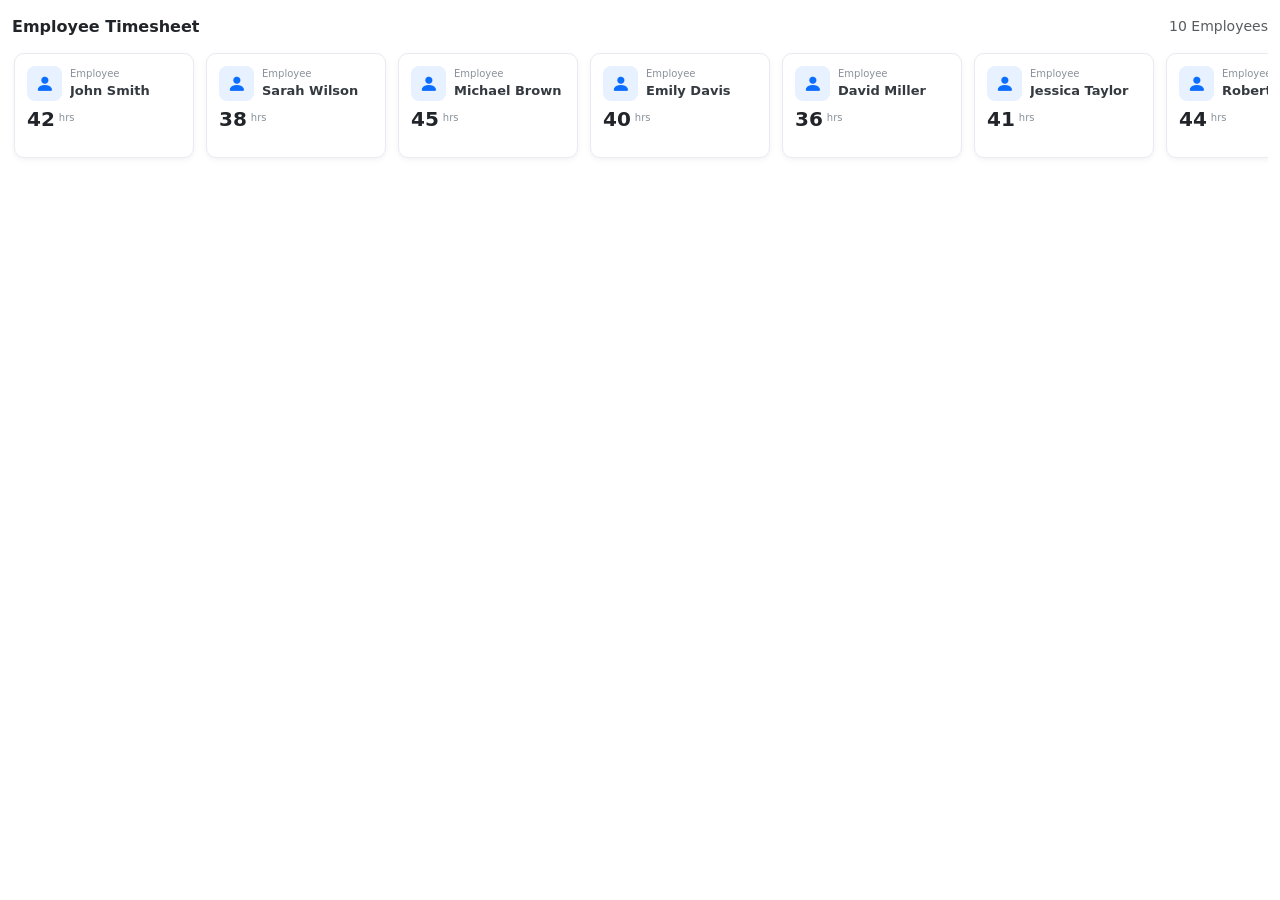
<file: TESTFOLDER/test2.html>
<!DOCTYPE html>
<html lang="en">
<head>
    <meta charset="UTF-8">
    <meta name="viewport" content="width=device-width, initial-scale=1.0">

    <title>Employee KPI Cards</title>

    <!-- Bootstrap CSS -->
    <link
        href="https://cdn.jsdelivr.net/npm/bootstrap@5.3.3/dist/css/bootstrap.min.css"
        rel="stylesheet"
    >

    <!-- Bootstrap Icons -->
    <link
        href="https://cdn.jsdelivr.net/npm/bootstrap-icons@1.11.3/font/bootstrap-icons.css"
        rel="stylesheet"
    >

    <style>
        /* body {
            background: #f5f7fb;
            font-family: Arial, sans-serif;
        } */

        /* Horizontal scroll container */
        .kpi-wrapper {
            width: 100%;
            overflow-x: auto;
            overflow-y: hidden;
            padding: 8px 2px 15px;
            scrollbar-width: thin;
            scrollbar-color: #c5cbd3 transparent;
        }

        .kpi-container {
            display: flex;
            gap: 12px;
            width: max-content;
        }

        /* KPI Card */
        .kpi-card {
            width: 180px;
            min-width: 180px;
            height: 105px;
            background: #ffffff;
            border: 1px solid #e8ebef;
            border-radius: 10px;
            padding: 12px;
            box-shadow: 0 2px 6px rgba(0, 0, 0, 0.05);
            transition: all 0.2s ease;
        }

        .kpi-card:hover {
            transform: translateY(-2px);
            box-shadow: 0 5px 15px rgba(0, 0, 0, 0.08);
        }

        .employee-icon {
            width: 35px;
            height: 35px;
            border-radius: 8px;
            background: #e8f1ff;
            color: #0d6efd;
            display: flex;
            align-items: center;
            justify-content: center;
            font-size: 19px;
            flex-shrink: 0;
        }

        .employee-name {
            font-size: 13px;
            font-weight: 600;
            color: #343a40;
            white-space: nowrap;
            overflow: hidden;
            text-overflow: ellipsis;
        }

        .employee-label {
            font-size: 10px;
            color: #8a9199;
        }

        .hours {
            font-size: 20px;
            font-weight: 700;
            color: #212529;
            line-height: 1;
        }

        .hours-label {
            font-size: 10px;
            color: #8a9199;
        }

        /* Optional scrollbar styling */
        .kpi-wrapper::-webkit-scrollbar {
            height: 6px;
        }

        .kpi-wrapper::-webkit-scrollbar-track {
            background: transparent;
        }

        .kpi-wrapper::-webkit-scrollbar-thumb {
            background: #c5cbd3;
            border-radius: 10px;
        }

        .kpi-wrapper::-webkit-scrollbar-thumb:hover {
            background: #999;
        }
    </style>
</head>

<body>

<div class="container-fluid py-3">

    <div class="d-flex justify-content-between align-items-center mb-2">
        <h6 class="mb-0 fw-bold">Employee Timesheet</h6>
        <small class="text-muted">10 Employees</small>
    </div>

    <!-- Scrollable KPI Area -->
    <div class="kpi-wrapper">
        <div id="kpiContainer" class="kpi-container">
            <!-- Cards generated by JavaScript -->
        </div>
    </div>

</div>


<script>

    // Employee KPI data
    const employees = [
        {
            name: "John Smith",
            hours: 42
        },
        {
            name: "Sarah Wilson",
            hours: 38
        },
        {
            name: "Michael Brown",
            hours: 45
        },
        {
            name: "Emily Davis",
            hours: 40
        },
        {
            name: "David Miller",
            hours: 36
        },
        {
            name: "Jessica Taylor",
            hours: 41
        },
        {
            name: "Robert Anderson",
            hours: 44
        },
        {
            name: "Daniel Thomas",
            hours: 39
        },
        {
            name: "Sophia Martinez",
            hours: 37
        },
        {
            name: "James Wilson",
            hours: 43
        }
    ];


    // Get container
    const kpiContainer = document.getElementById("kpiContainer");


    // Loop through employees
    employees.forEach(employee => {

        const card = `
            <div class="kpi-card">

                <div class="d-flex align-items-center gap-2">

                    <!-- Bootstrap Person Icon -->
                    <div class="employee-icon">
                        <i class="bi bi-person-fill"></i>
                    </div>

                    <div class="flex-grow-1 min-width-0">

                        <div class="employee-label">
                            Employee
                        </div>

                        <div class="employee-name" title="${employee.name}">
                            ${employee.name}
                        </div>

                    </div>

                </div>

                <div class="d-flex align-items-end mt-2">

                    <div class="hours">
                        ${employee.hours}
                    </div>

                    <div class="hours-label ms-1 mb-1">
                        hrs
                    </div>

                </div>

            </div>
        `;

        kpiContainer.insertAdjacentHTML("beforeend", card);

    });

</script>

</body>
</html>
</file>
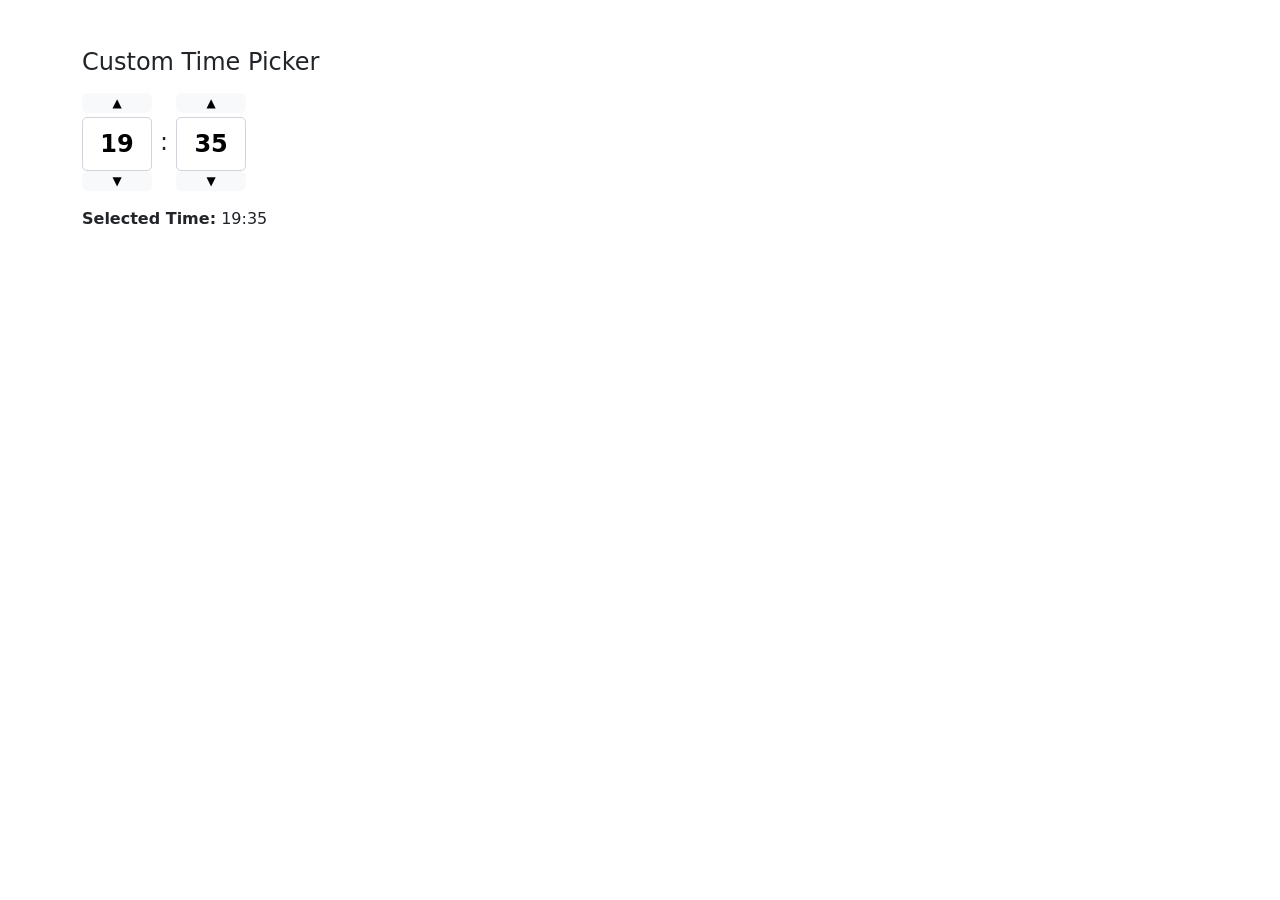
<file: TESTFOLDER/timeinput.html>
<!DOCTYPE html>
<html lang="en">
<head>
<meta charset="UTF-8">
<title>Custom Time Input</title>

<!-- Bootstrap CSS -->
<link href="https://cdn.jsdelivr.net/npm/bootstrap@5.3.2/dist/css/bootstrap.min.css" rel="stylesheet">

<style>
.time-picker {
    display: flex;
    align-items: center;
    gap: 8px;
    font-size: 1.5rem;
}

.time-box {
    width: 70px;
    text-align: center;
    font-weight: bold;
    border: 1px solid #ced4da;
    border-radius: 5px;
    padding: 8px;
    background-color: #fff;
}

.arrow-btns {
    display: flex;
    flex-direction: column;
}

.arrow-btns button {
    padding: 0;
    height: 20px;
    font-size: 12px;
}
</style>
</head>

<body class="p-5">

<div class="container">
    <h4 class="mb-3">Custom Time Picker</h4>

    <div class="time-picker">
        <!-- Hours -->
        <div class="text-center">
            <div class="arrow-btns">
                <button class="btn btn-light" onclick="changeHour(1)">▲</button>
                <input type="text" id="hour" class="time-box mt-1" >
                <button class="btn btn-light" onclick="changeHour(-1)">▼</button>
            </div>
            
        </div>

        <span>:</span>

        <!-- Minutes -->
        <div class="text-center">
            <div class="arrow-btns">
                <button class="btn btn-light" onclick="changeMinute(1)">▲</button>
                <input type="text" id="minute" class="time-box mt-1" >
                <button class="btn btn-light" onclick="changeMinute(-1)">▼</button>
            </div>
            
        </div>
    </div>

    <div class="mt-3">
        <strong>Selected Time:</strong>
        <span id="result"></span>
    </div>
</div>

<script>

    
// Initialize with current time
    let hourInput = document.getElementById("hour");
    let minuteInput = document.getElementById("minute");
    let result = document.getElementById("result");

    function initTime() {
        const now = new Date();
        hourInput.value = String(now.getHours()).padStart(2, "0");
        minuteInput.value = String(now.getMinutes()).padStart(2, "0");
        updateResult();
    }

    function changeHour(step) {
        let hour = parseInt(hourInput.value);
        hour = (hour + step + 24) % 24;
        hourInput.value = String(hour).padStart(2, "0");
        updateResult();
    }

    function changeMinute(step) {
        let minute = parseInt(minuteInput.value);
        minute = (minute + step + 60) % 60;
        minuteInput.value = String(minute).padStart(2, "0");
        updateResult();
    }

    function updateResult() {
        result.textContent = `${hourInput.value}:${minuteInput.value}`;
    }

    // Run on load
    initTime();
</script>

</body>
</html>
</file>
